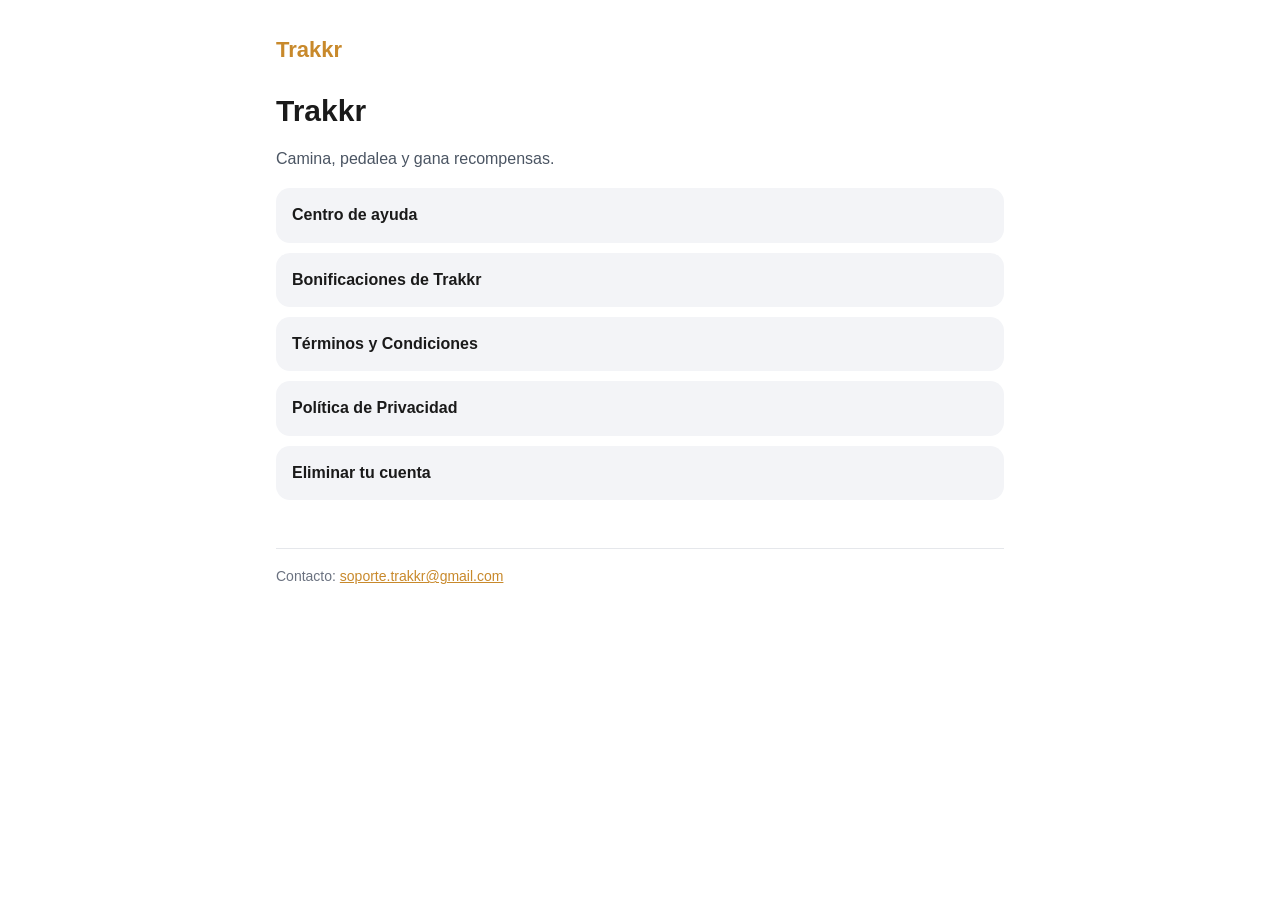
<file: index.html>
<!doctype html>
<html lang="es">
<head>
  <meta charset="utf-8">
  <meta name="viewport" content="width=device-width, initial-scale=1">
  <title>Trakkr</title>
  <link rel="stylesheet" href="style.css">
</head>
<body>
<main>
  <header class="brand"><a href="index.html">Trakkr</a></header>

  <h1>Trakkr</h1>
  <p>Camina, pedalea y gana recompensas.</p>

  <ul class="links">
    <li><a href="ayuda.html">Centro de ayuda</a></li>
    <li><a href="bonificaciones.html">Bonificaciones de Trakkr</a></li>
    <li><a href="terminos.html">Términos y Condiciones</a></li>
    <li><a href="privacidad.html">Política de Privacidad</a></li>
    <li><a href="eliminar-cuenta.html">Eliminar tu cuenta</a></li>
  </ul>

  <footer>
    Contacto: <a href="mailto:soporte.trakkr@gmail.com">soporte.trakkr@gmail.com</a>
  </footer>
</main>
</body>
</html>
</file>
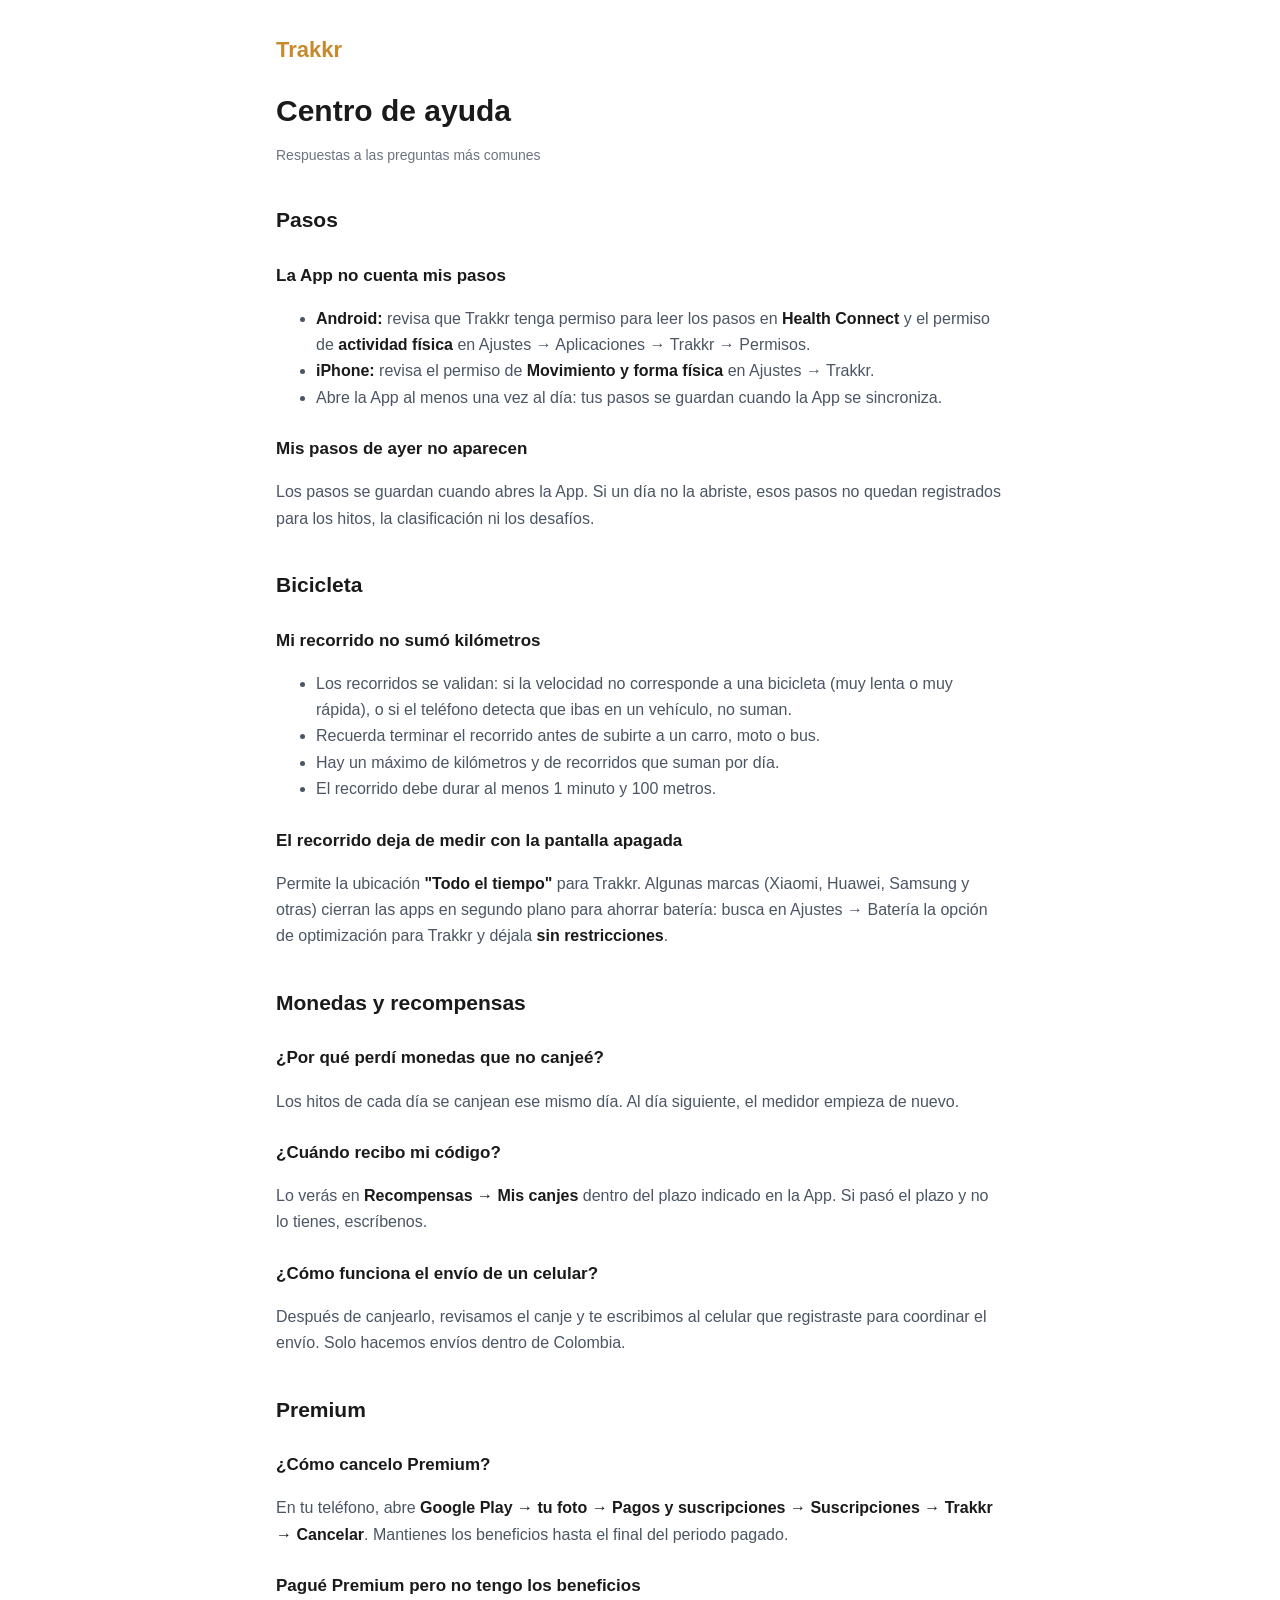
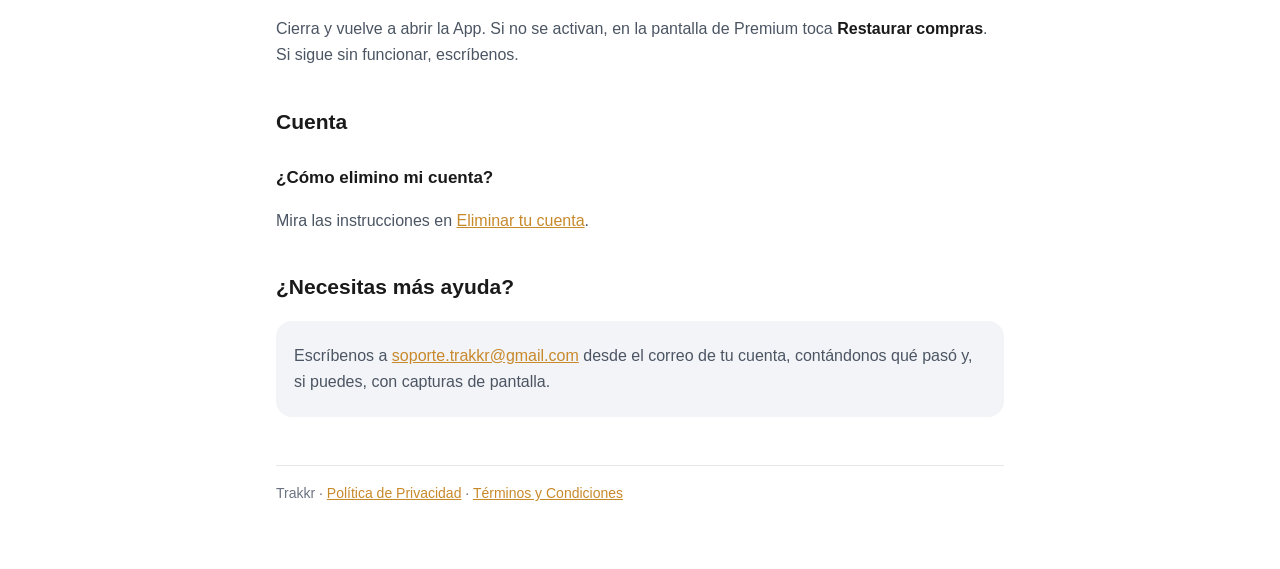
<file: ayuda.html>
<!doctype html>
<html lang="es">
<head>
  <meta charset="utf-8">
  <meta name="viewport" content="width=device-width, initial-scale=1">
  <title>Ayuda · Trakkr</title>
  <link rel="stylesheet" href="style.css">
</head>
<body>
<main>
  <header class="brand"><a href="index.html">Trakkr</a></header>

  <h1>Centro de ayuda</h1>
  <p class="updated">Respuestas a las preguntas más comunes</p>

  <h2>Pasos</h2>

  <h3>La App no cuenta mis pasos</h3>
  <ul>
    <li><strong>Android:</strong> revisa que Trakkr tenga permiso para leer los pasos en <strong>Health Connect</strong> y el permiso de <strong>actividad física</strong> en Ajustes → Aplicaciones → Trakkr → Permisos.</li>
    <li><strong>iPhone:</strong> revisa el permiso de <strong>Movimiento y forma física</strong> en Ajustes → Trakkr.</li>
    <li>Abre la App al menos una vez al día: tus pasos se guardan cuando la App se sincroniza.</li>
  </ul>

  <h3>Mis pasos de ayer no aparecen</h3>
  <p>
    Los pasos se guardan cuando abres la App. Si un día no la abriste, esos pasos no quedan registrados para
    los hitos, la clasificación ni los desafíos.
  </p>

  <h2>Bicicleta</h2>

  <h3>Mi recorrido no sumó kilómetros</h3>
  <ul>
    <li>Los recorridos se validan: si la velocidad no corresponde a una bicicleta (muy lenta o muy rápida), o si el teléfono detecta que ibas en un vehículo, no suman.</li>
    <li>Recuerda terminar el recorrido antes de subirte a un carro, moto o bus.</li>
    <li>Hay un máximo de kilómetros y de recorridos que suman por día.</li>
    <li>El recorrido debe durar al menos 1 minuto y 100 metros.</li>
  </ul>

  <h3>El recorrido deja de medir con la pantalla apagada</h3>
  <p>
    Permite la ubicación <strong>"Todo el tiempo"</strong> para Trakkr. Algunas marcas (Xiaomi, Huawei, Samsung y
    otras) cierran las apps en segundo plano para ahorrar batería: busca en Ajustes → Batería la opción de
    optimización para Trakkr y déjala <strong>sin restricciones</strong>.
  </p>

  <h2>Monedas y recompensas</h2>

  <h3>¿Por qué perdí monedas que no canjeé?</h3>
  <p>Los hitos de cada día se canjean ese mismo día. Al día siguiente, el medidor empieza de nuevo.</p>

  <h3>¿Cuándo recibo mi código?</h3>
  <p>
    Lo verás en <strong>Recompensas → Mis canjes</strong> dentro del plazo indicado en la App. Si pasó el plazo y
    no lo tienes, escríbenos.
  </p>

  <h3>¿Cómo funciona el envío de un celular?</h3>
  <p>
    Después de canjearlo, revisamos el canje y te escribimos al celular que registraste para coordinar el envío.
    Solo hacemos envíos dentro de Colombia.
  </p>

  <h2>Premium</h2>

  <h3>¿Cómo cancelo Premium?</h3>
  <p>
    En tu teléfono, abre <strong>Google Play → tu foto → Pagos y suscripciones → Suscripciones → Trakkr →
    Cancelar</strong>. Mantienes los beneficios hasta el final del periodo pagado.
  </p>

  <h3>Pagué Premium pero no tengo los beneficios</h3>
  <p>
    Cierra y vuelve a abrir la App. Si no se activan, en la pantalla de Premium toca <strong>Restaurar
    compras</strong>. Si sigue sin funcionar, escríbenos.
  </p>

  <h2>Cuenta</h2>

  <h3>¿Cómo elimino mi cuenta?</h3>
  <p>Mira las instrucciones en <a href="eliminar-cuenta.html">Eliminar tu cuenta</a>.</p>

  <h2>¿Necesitas más ayuda?</h2>
  <div class="box">
    <p>
      Escríbenos a <a href="mailto:soporte.trakkr@gmail.com">soporte.trakkr@gmail.com</a> desde el correo de tu cuenta,
      contándonos qué pasó y, si puedes, con capturas de pantalla.
    </p>
  </div>

  <footer>
    Trakkr · <a href="privacidad.html">Política de Privacidad</a> · <a href="terminos.html">Términos y Condiciones</a>
  </footer>
</main>
</body>
</html>
</file>
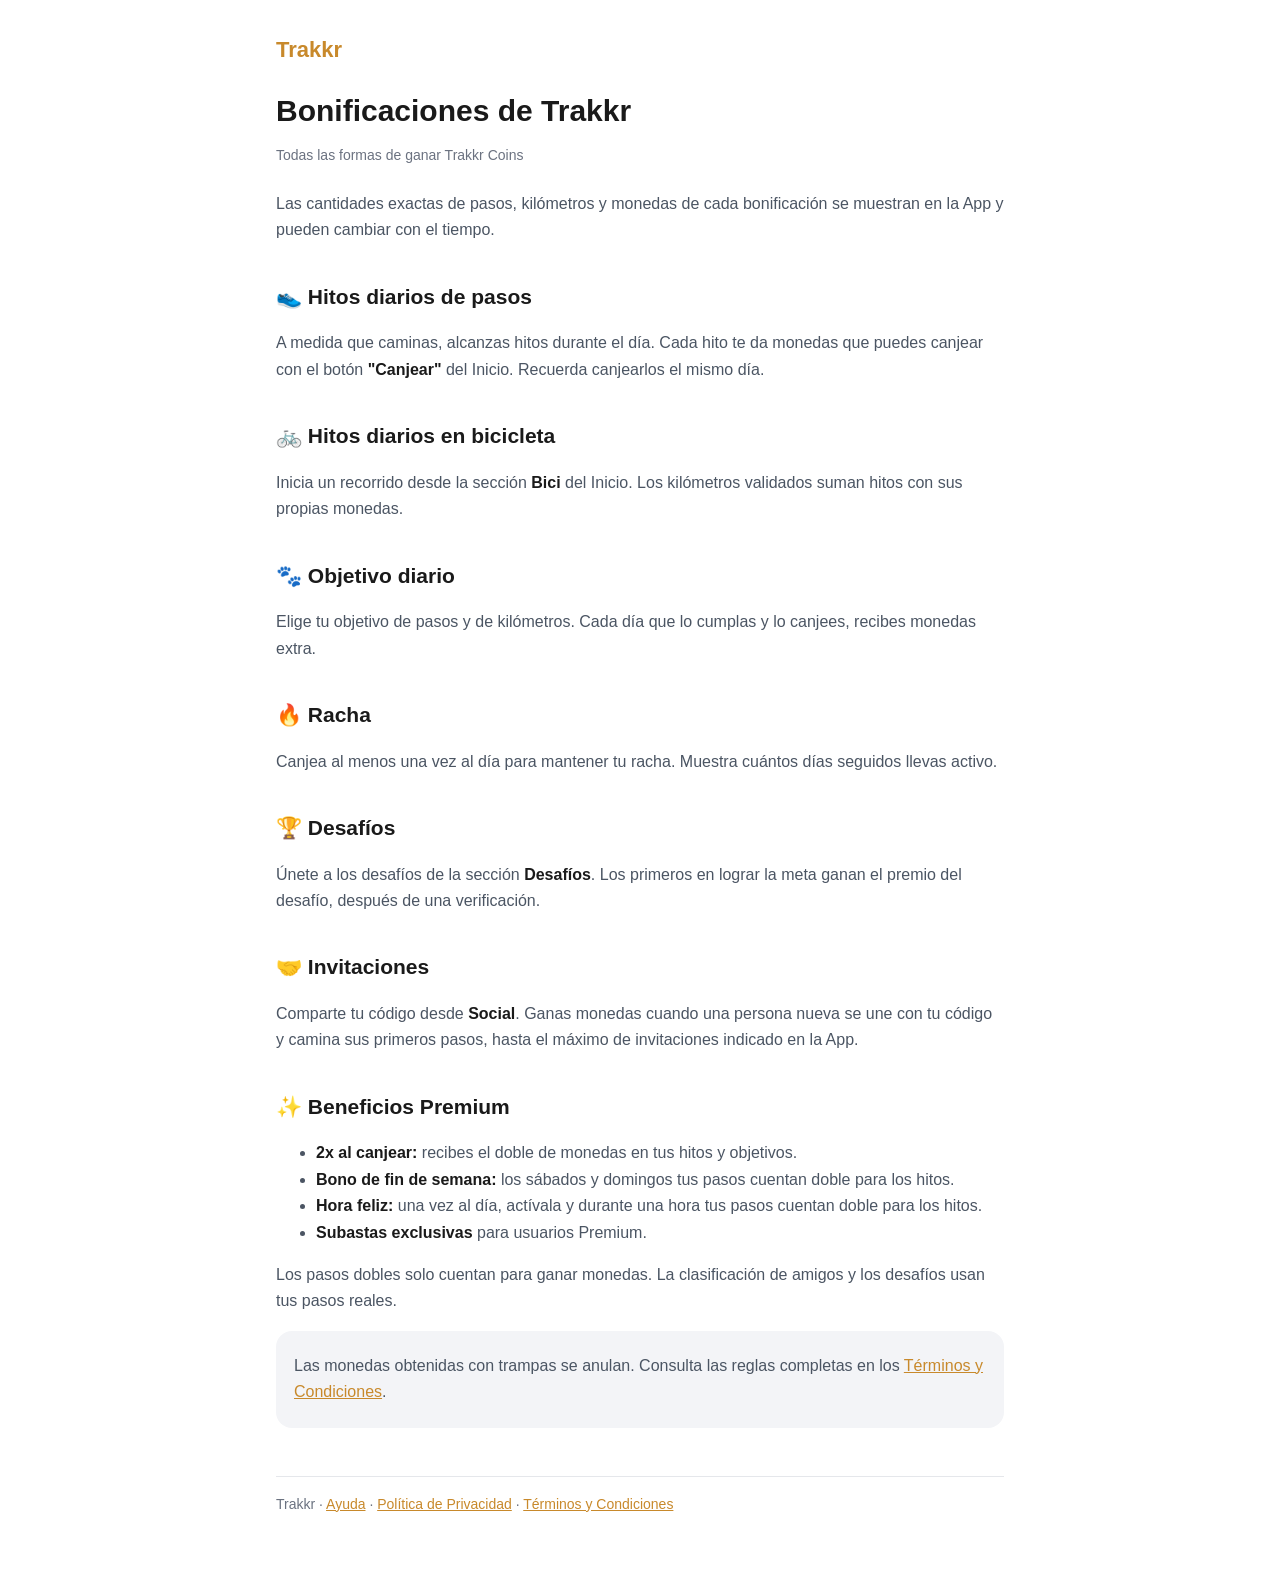
<file: bonificaciones.html>
<!doctype html>
<html lang="es">
<head>
  <meta charset="utf-8">
  <meta name="viewport" content="width=device-width, initial-scale=1">
  <title>Bonificaciones · Trakkr</title>
  <link rel="stylesheet" href="style.css">
</head>
<body>
<main>
  <header class="brand"><a href="index.html">Trakkr</a></header>

  <h1>Bonificaciones de Trakkr</h1>
  <p class="updated">Todas las formas de ganar Trakkr Coins</p>

  <p>
    Las cantidades exactas de pasos, kilómetros y monedas de cada bonificación se muestran en la App y pueden
    cambiar con el tiempo.
  </p>

  <h2>👟 Hitos diarios de pasos</h2>
  <p>
    A medida que caminas, alcanzas hitos durante el día. Cada hito te da monedas que puedes canjear con el botón
    <strong>"Canjear"</strong> del Inicio. Recuerda canjearlos el mismo día.
  </p>

  <h2>🚲 Hitos diarios en bicicleta</h2>
  <p>
    Inicia un recorrido desde la sección <strong>Bici</strong> del Inicio. Los kilómetros validados suman hitos
    con sus propias monedas.
  </p>

  <h2>🐾 Objetivo diario</h2>
  <p>
    Elige tu objetivo de pasos y de kilómetros. Cada día que lo cumplas y lo canjees, recibes monedas extra.
  </p>

  <h2>🔥 Racha</h2>
  <p>
    Canjea al menos una vez al día para mantener tu racha. Muestra cuántos días seguidos llevas activo.
  </p>

  <h2>🏆 Desafíos</h2>
  <p>
    Únete a los desafíos de la sección <strong>Desafíos</strong>. Los primeros en lograr la meta ganan el premio
    del desafío, después de una verificación.
  </p>

  <h2>🤝 Invitaciones</h2>
  <p>
    Comparte tu código desde <strong>Social</strong>. Ganas monedas cuando una persona nueva se une con tu código
    y camina sus primeros pasos, hasta el máximo de invitaciones indicado en la App.
  </p>

  <h2>✨ Beneficios Premium</h2>
  <ul>
    <li><strong>2x al canjear:</strong> recibes el doble de monedas en tus hitos y objetivos.</li>
    <li><strong>Bono de fin de semana:</strong> los sábados y domingos tus pasos cuentan doble para los hitos.</li>
    <li><strong>Hora feliz:</strong> una vez al día, actívala y durante una hora tus pasos cuentan doble para los hitos.</li>
    <li><strong>Subastas exclusivas</strong> para usuarios Premium.</li>
  </ul>
  <p>
    Los pasos dobles solo cuentan para ganar monedas. La clasificación de amigos y los desafíos usan tus pasos
    reales.
  </p>

  <div class="box">
    <p>
      Las monedas obtenidas con trampas se anulan. Consulta las reglas completas en los
      <a href="terminos.html">Términos y Condiciones</a>.
    </p>
  </div>

  <footer>
    Trakkr · <a href="ayuda.html">Ayuda</a> · <a href="privacidad.html">Política de Privacidad</a> · <a href="terminos.html">Términos y Condiciones</a>
  </footer>
</main>
</body>
</html>
</file>
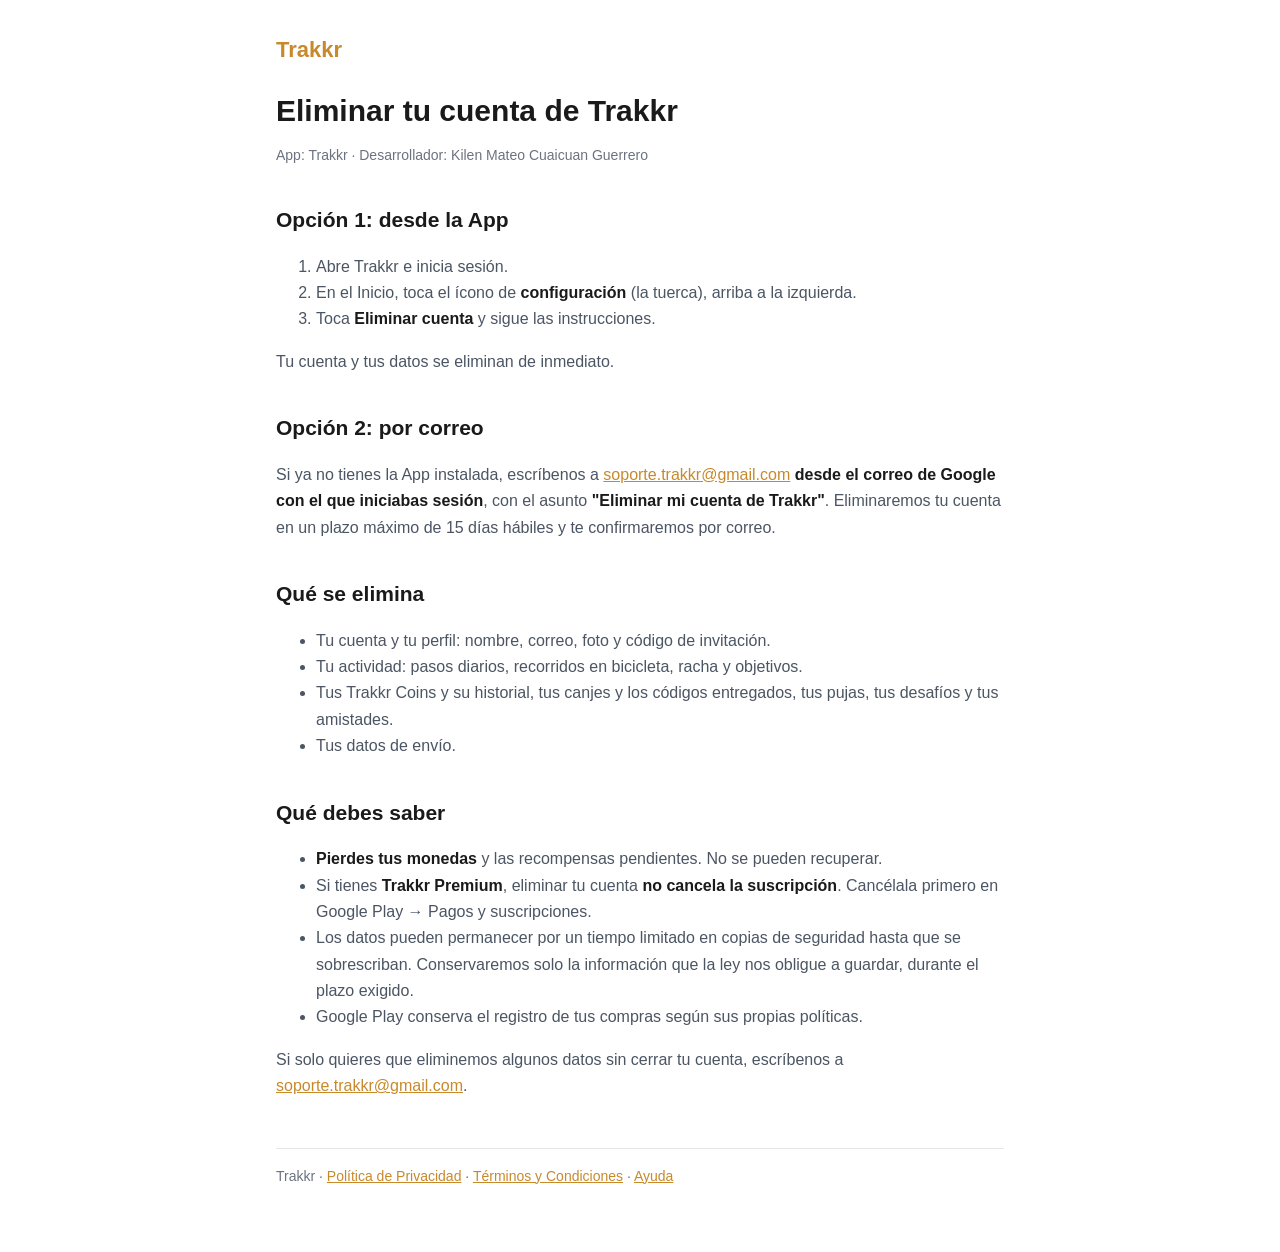
<file: eliminar-cuenta.html>
<!doctype html>
<html lang="es">
<head>
  <meta charset="utf-8">
  <meta name="viewport" content="width=device-width, initial-scale=1">
  <title>Eliminar tu cuenta · Trakkr</title>
  <link rel="stylesheet" href="style.css">
</head>
<body>
<main>
  <header class="brand"><a href="index.html">Trakkr</a></header>

  <h1>Eliminar tu cuenta de Trakkr</h1>
  <p class="updated">App: Trakkr · Desarrollador: Kilen Mateo Cuaicuan Guerrero</p>

  <h2>Opción 1: desde la App</h2>
  <ol>
    <li>Abre Trakkr e inicia sesión.</li>
    <li>En el Inicio, toca el ícono de <strong>configuración</strong> (la tuerca), arriba a la izquierda.</li>
    <li>Toca <strong>Eliminar cuenta</strong> y sigue las instrucciones.</li>
  </ol>
  <p>Tu cuenta y tus datos se eliminan de inmediato.</p>

  <h2>Opción 2: por correo</h2>
  <p>
    Si ya no tienes la App instalada, escríbenos a <a href="mailto:soporte.trakkr@gmail.com?subject=Eliminar%20mi%20cuenta%20de%20Trakkr">soporte.trakkr@gmail.com</a>
    <strong>desde el correo de Google con el que iniciabas sesión</strong>, con el asunto
    <strong>"Eliminar mi cuenta de Trakkr"</strong>. Eliminaremos tu cuenta en un plazo máximo de 15 días hábiles
    y te confirmaremos por correo.
  </p>

  <h2>Qué se elimina</h2>
  <ul>
    <li>Tu cuenta y tu perfil: nombre, correo, foto y código de invitación.</li>
    <li>Tu actividad: pasos diarios, recorridos en bicicleta, racha y objetivos.</li>
    <li>Tus Trakkr Coins y su historial, tus canjes y los códigos entregados, tus pujas, tus desafíos y tus amistades.</li>
    <li>Tus datos de envío.</li>
  </ul>

  <h2>Qué debes saber</h2>
  <ul>
    <li><strong>Pierdes tus monedas</strong> y las recompensas pendientes. No se pueden recuperar.</li>
    <li>Si tienes <strong>Trakkr Premium</strong>, eliminar tu cuenta <strong>no cancela la suscripción</strong>. Cancélala primero en Google Play → Pagos y suscripciones.</li>
    <li>Los datos pueden permanecer por un tiempo limitado en copias de seguridad hasta que se sobrescriban. Conservaremos solo la información que la ley nos obligue a guardar, durante el plazo exigido.</li>
    <li>Google Play conserva el registro de tus compras según sus propias políticas.</li>
  </ul>

  <p>
    Si solo quieres que eliminemos algunos datos sin cerrar tu cuenta, escríbenos a
    <a href="mailto:soporte.trakkr@gmail.com">soporte.trakkr@gmail.com</a>.
  </p>

  <footer>
    Trakkr · <a href="privacidad.html">Política de Privacidad</a> · <a href="terminos.html">Términos y Condiciones</a> · <a href="ayuda.html">Ayuda</a>
  </footer>
</main>
</body>
</html>
</file>
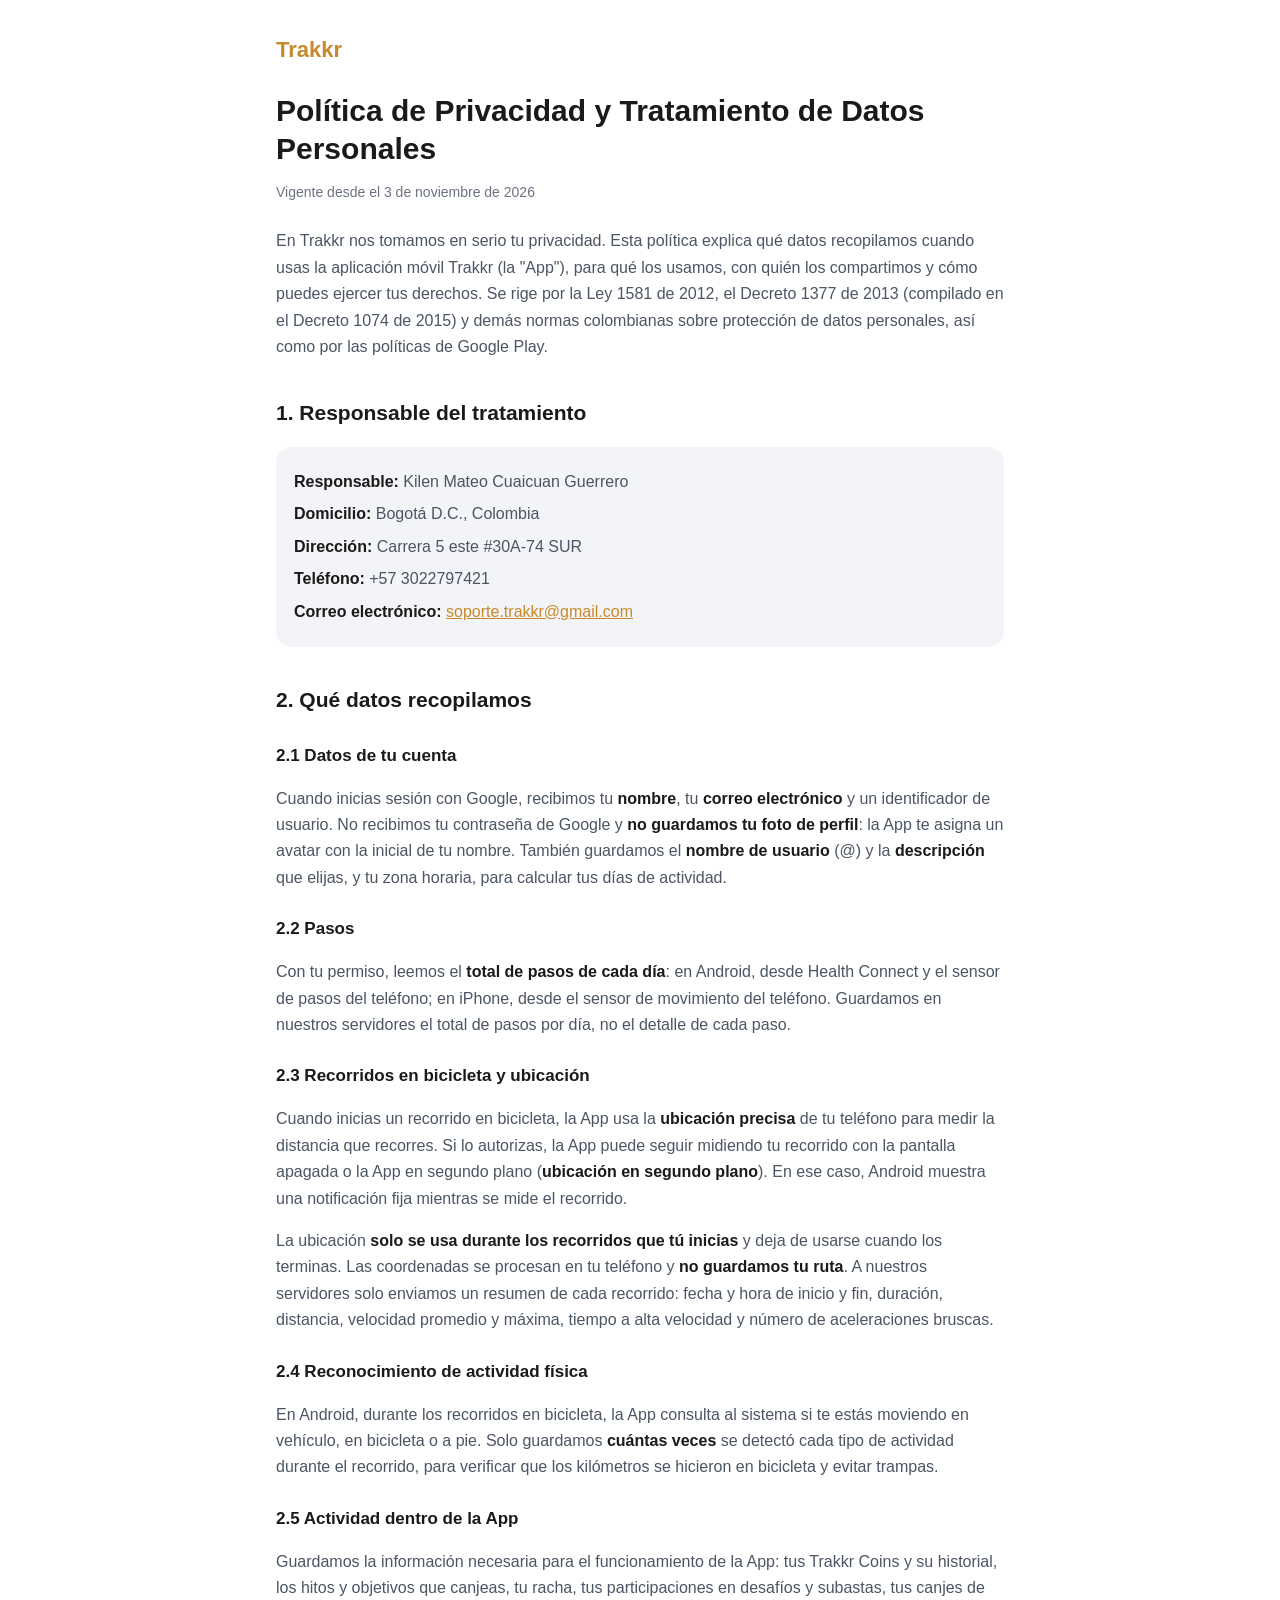
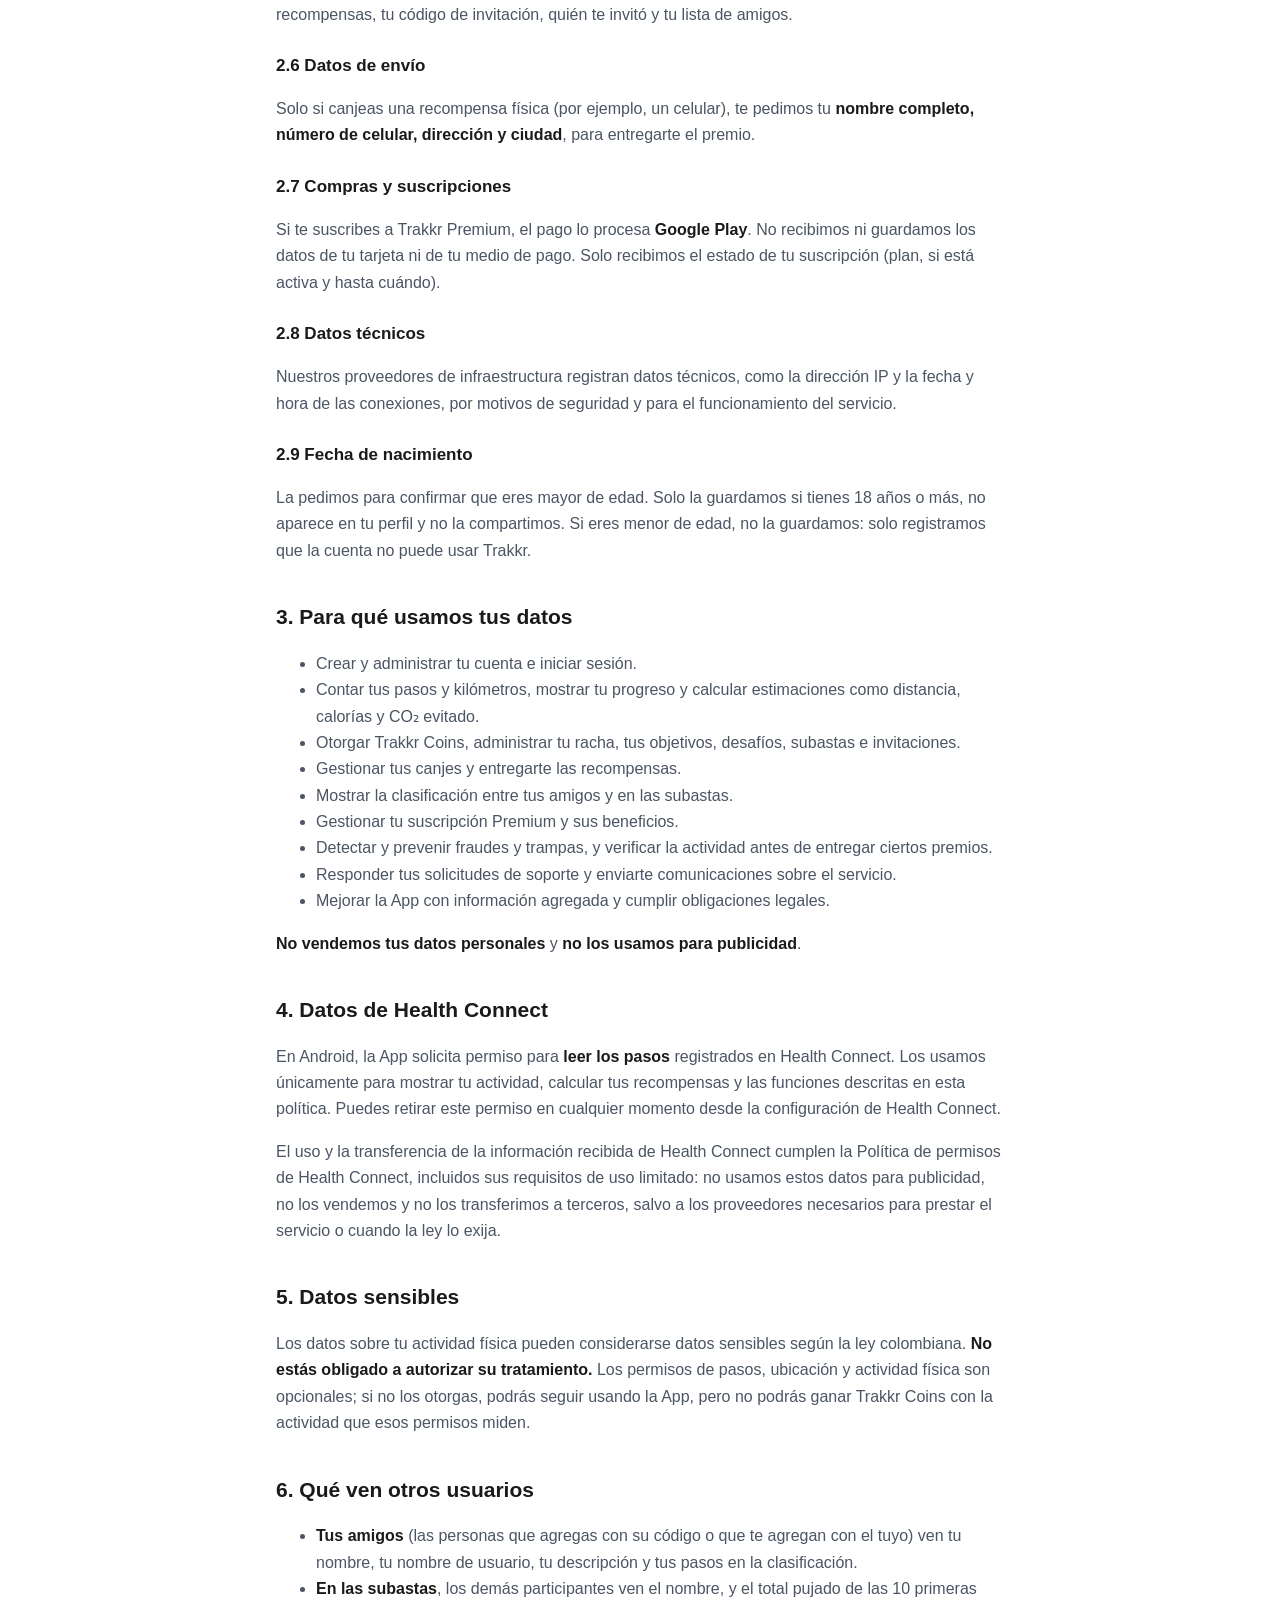
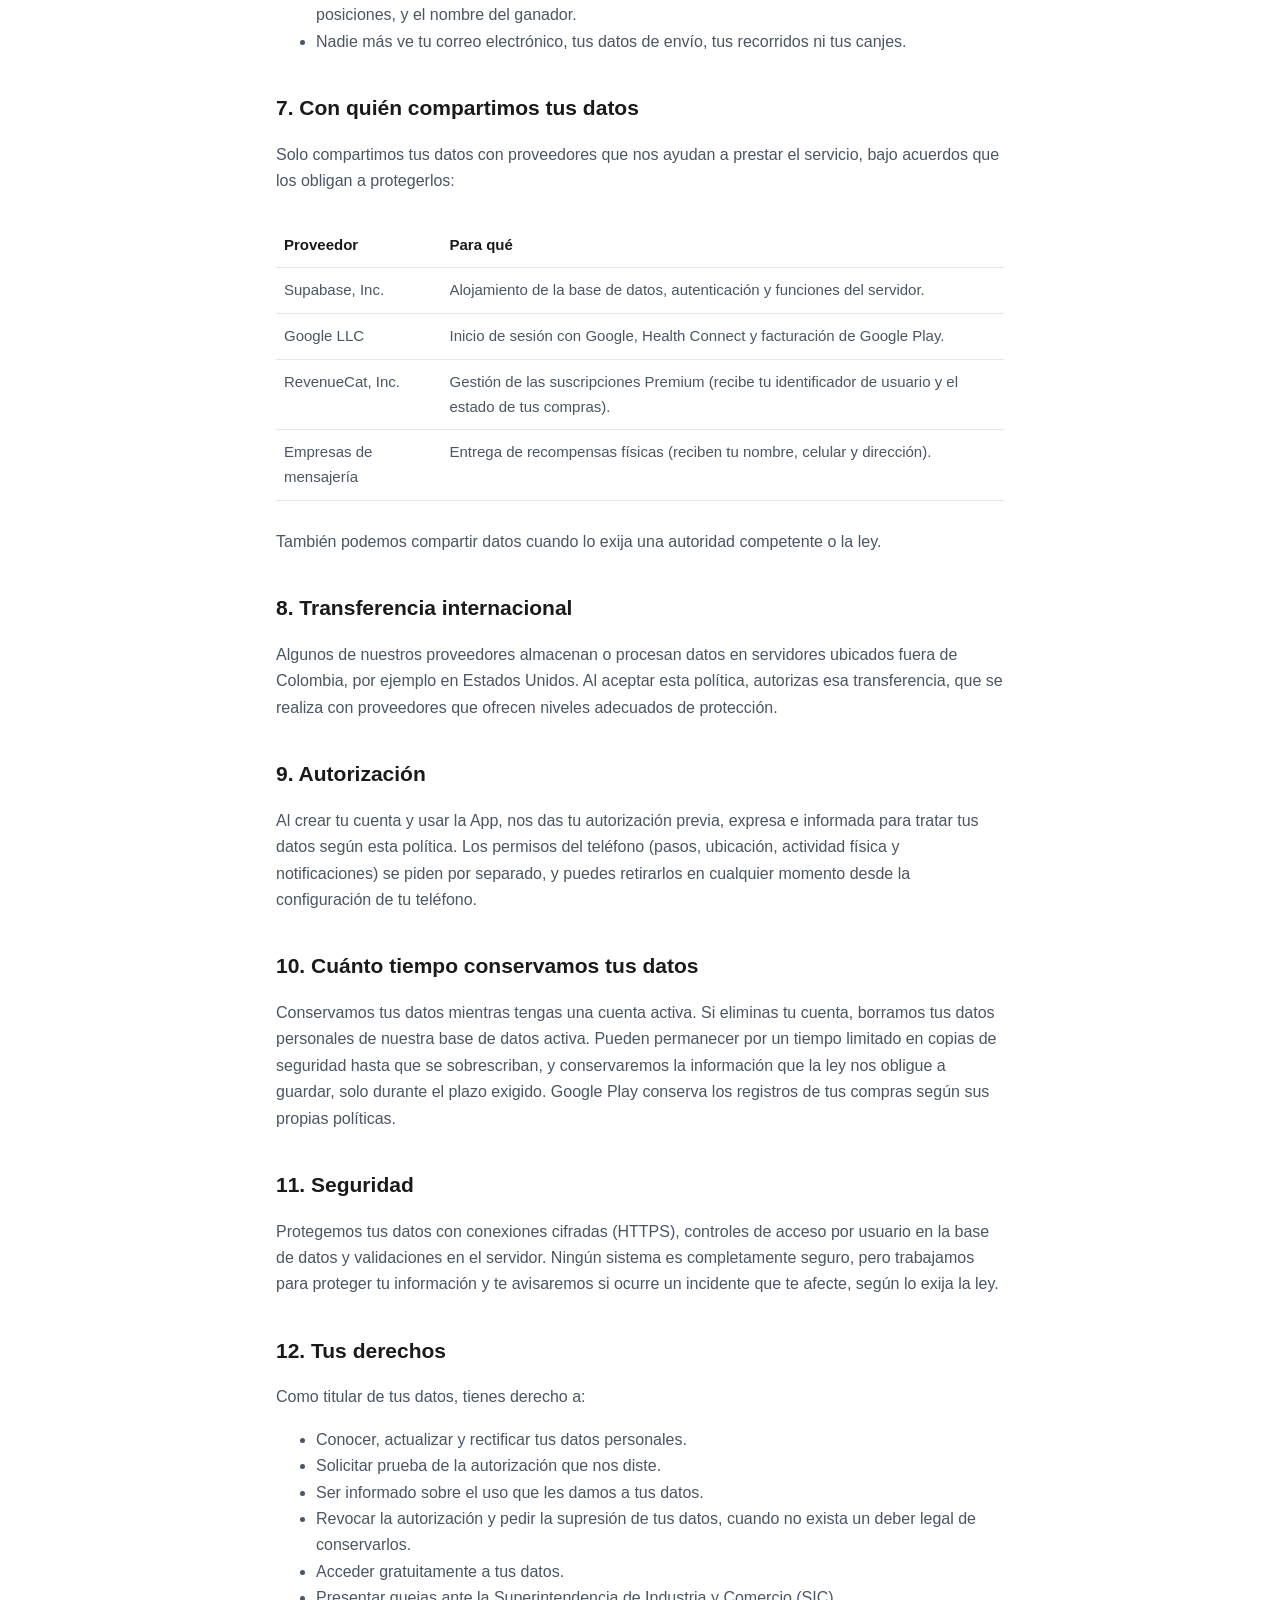
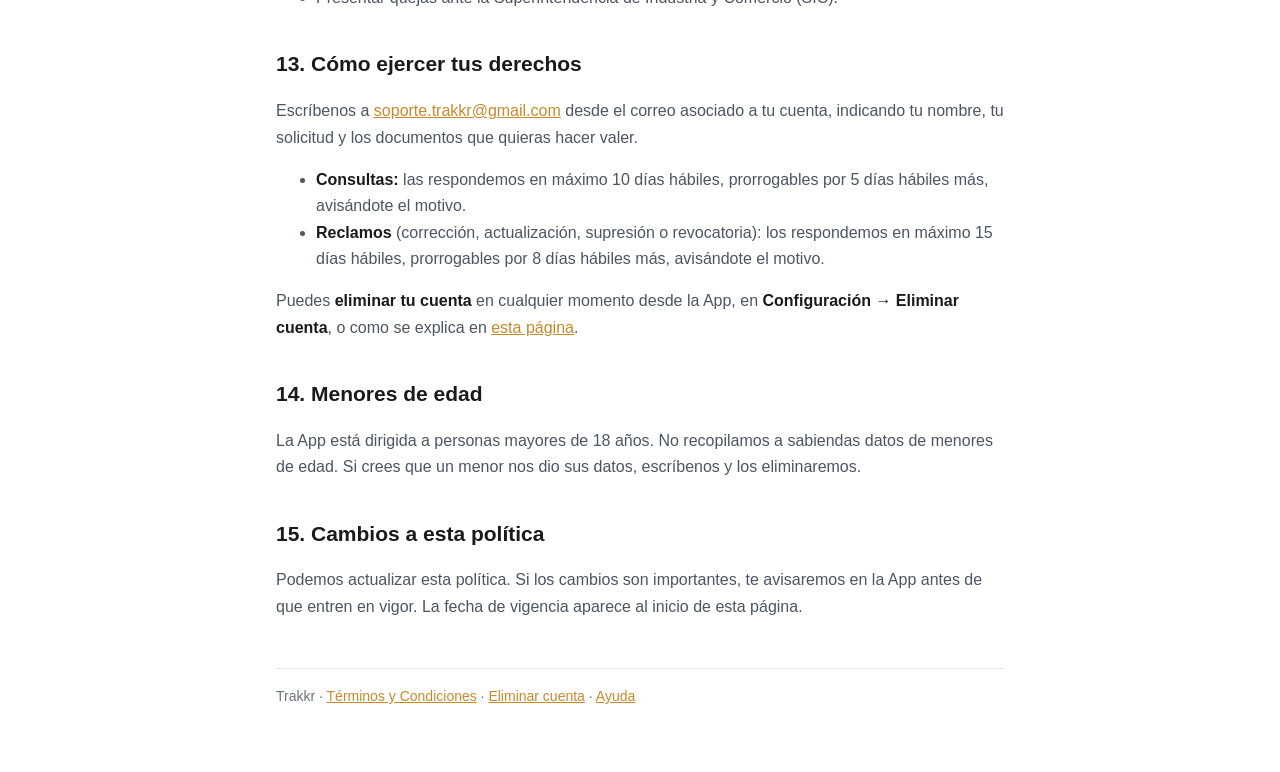
<file: privacidad.html>
<!doctype html>
<html lang="es">
<head>
  <meta charset="utf-8">
  <meta name="viewport" content="width=device-width, initial-scale=1">
  <title>Política de Privacidad · Trakkr</title>
  <link rel="stylesheet" href="style.css">
</head>
<body>
<main>
  <header class="brand"><a href="index.html">Trakkr</a></header>

  <h1>Política de Privacidad y Tratamiento de Datos Personales</h1>
  <p class="updated">Vigente desde el 3 de noviembre de 2026</p>

  <p>
    En Trakkr nos tomamos en serio tu privacidad. Esta política explica qué datos recopilamos cuando usas la
    aplicación móvil Trakkr (la "App"), para qué los usamos, con quién los compartimos y cómo puedes ejercer tus
    derechos. Se rige por la Ley 1581 de 2012, el Decreto 1377 de 2013 (compilado en el Decreto 1074 de 2015) y
    demás normas colombianas sobre protección de datos personales, así como por las políticas de Google Play.
  </p>

  <h2>1. Responsable del tratamiento</h2>
  <div class="box">
    <p><strong>Responsable:</strong> Kilen Mateo Cuaicuan Guerrero</p>
    <p><strong>Domicilio:</strong> Bogotá D.C., Colombia</p>
    <p><strong>Dirección:</strong> Carrera 5 este #30A-74 SUR</p>
    <p><strong>Teléfono:</strong> +57 3022797421</p>
    <p><strong>Correo electrónico:</strong> <a href="mailto:soporte.trakkr@gmail.com">soporte.trakkr@gmail.com</a></p>
  </div>

  <h2>2. Qué datos recopilamos</h2>

  <h3>2.1 Datos de tu cuenta</h3>
  <p>
    Cuando inicias sesión con Google, recibimos tu <strong>nombre</strong>, tu <strong>correo electrónico</strong>
    y un identificador de usuario. No recibimos tu contraseña de Google y <strong>no guardamos tu foto de
    perfil</strong>: la App te asigna un avatar con la inicial de tu nombre. También guardamos el
    <strong>nombre de usuario</strong> (@) y la <strong>descripción</strong> que elijas, y tu zona horaria, para
    calcular tus días de actividad.
  </p>

  <h3>2.2 Pasos</h3>
  <p>
    Con tu permiso, leemos el <strong>total de pasos de cada día</strong>: en Android, desde Health Connect y el
    sensor de pasos del teléfono; en iPhone, desde el sensor de movimiento del teléfono. Guardamos en nuestros
    servidores el total de pasos por día, no el detalle de cada paso.
  </p>

  <h3>2.3 Recorridos en bicicleta y ubicación</h3>
  <p>
    Cuando inicias un recorrido en bicicleta, la App usa la <strong>ubicación precisa</strong> de tu teléfono
    para medir la distancia que recorres. Si lo autorizas, la App puede seguir midiendo tu recorrido con la
    pantalla apagada o la App en segundo plano (<strong>ubicación en segundo plano</strong>). En ese caso,
    Android muestra una notificación fija mientras se mide el recorrido.
  </p>
  <p>
    La ubicación <strong>solo se usa durante los recorridos que tú inicias</strong> y deja de usarse cuando los
    terminas. Las coordenadas se procesan en tu teléfono y <strong>no guardamos tu ruta</strong>. A nuestros
    servidores solo enviamos un resumen de cada recorrido: fecha y hora de inicio y fin, duración, distancia,
    velocidad promedio y máxima, tiempo a alta velocidad y número de aceleraciones bruscas.
  </p>

  <h3>2.4 Reconocimiento de actividad física</h3>
  <p>
    En Android, durante los recorridos en bicicleta, la App consulta al sistema si te estás moviendo en
    vehículo, en bicicleta o a pie. Solo guardamos <strong>cuántas veces</strong> se detectó cada tipo de
    actividad durante el recorrido, para verificar que los kilómetros se hicieron en bicicleta y evitar
    trampas.
  </p>

  <h3>2.5 Actividad dentro de la App</h3>
  <p>
    Guardamos la información necesaria para el funcionamiento de la App: tus Trakkr Coins y su historial,
    los hitos y objetivos que canjeas, tu racha, tus participaciones en desafíos y subastas, tus canjes de
    recompensas, tu código de invitación, quién te invitó y tu lista de amigos.
  </p>

  <h3>2.6 Datos de envío</h3>
  <p>
    Solo si canjeas una recompensa física (por ejemplo, un celular), te pedimos tu <strong>nombre completo,
    número de celular, dirección y ciudad</strong>, para entregarte el premio.
  </p>

  <h3>2.7 Compras y suscripciones</h3>
  <p>
    Si te suscribes a Trakkr Premium, el pago lo procesa <strong>Google Play</strong>. No recibimos ni
    guardamos los datos de tu tarjeta ni de tu medio de pago. Solo recibimos el estado de tu suscripción
    (plan, si está activa y hasta cuándo).
  </p>

  <h3>2.8 Datos técnicos</h3>
  <p>
    Nuestros proveedores de infraestructura registran datos técnicos, como la dirección IP y la fecha y hora
    de las conexiones, por motivos de seguridad y para el funcionamiento del servicio.
  </p>

  <h3>2.9 Fecha de nacimiento</h3>
  <p>
    La pedimos para confirmar que eres mayor de edad. Solo la guardamos si tienes 18 años o más, 
    no aparece en tu perfil y no la compartimos. 
    Si eres menor de edad, no la guardamos: solo registramos que la cuenta no puede usar Trakkr.
  </p>

  <h2>3. Para qué usamos tus datos</h2>
  <ul>
    <li>Crear y administrar tu cuenta e iniciar sesión.</li>
    <li>Contar tus pasos y kilómetros, mostrar tu progreso y calcular estimaciones como distancia, calorías y CO₂ evitado.</li>
    <li>Otorgar Trakkr Coins, administrar tu racha, tus objetivos, desafíos, subastas e invitaciones.</li>
    <li>Gestionar tus canjes y entregarte las recompensas.</li>
    <li>Mostrar la clasificación entre tus amigos y en las subastas.</li>
    <li>Gestionar tu suscripción Premium y sus beneficios.</li>
    <li>Detectar y prevenir fraudes y trampas, y verificar la actividad antes de entregar ciertos premios.</li>
    <li>Responder tus solicitudes de soporte y enviarte comunicaciones sobre el servicio.</li>
    <li>Mejorar la App con información agregada y cumplir obligaciones legales.</li>
  </ul>
  <p>
    <strong>No vendemos tus datos personales</strong> y <strong>no los usamos para publicidad</strong>.
  </p>

  <h2>4. Datos de Health Connect</h2>
  <p>
    En Android, la App solicita permiso para <strong>leer los pasos</strong> registrados en Health Connect. Los
    usamos únicamente para mostrar tu actividad, calcular tus recompensas y las funciones descritas en esta
    política. Puedes retirar este permiso en cualquier momento desde la configuración de Health Connect.
  </p>
  <p>
    El uso y la transferencia de la información recibida de Health Connect cumplen la Política de permisos de
    Health Connect, incluidos sus requisitos de uso limitado: no usamos estos datos para publicidad, no los
    vendemos y no los transferimos a terceros, salvo a los proveedores necesarios para prestar el servicio o
    cuando la ley lo exija.
  </p>

  <h2>5. Datos sensibles</h2>
  <p>
    Los datos sobre tu actividad física pueden considerarse datos sensibles según la ley colombiana. <strong>No
    estás obligado a autorizar su tratamiento.</strong> Los permisos de pasos, ubicación y actividad física son
    opcionales; si no los otorgas, podrás seguir usando la App, pero no podrás ganar Trakkr Coins con la
    actividad que esos permisos miden.
  </p>

  <h2>6. Qué ven otros usuarios</h2>
  <ul>
    <li><strong>Tus amigos</strong> (las personas que agregas con su código o que te agregan con el tuyo) ven tu nombre, tu nombre de usuario, tu descripción y tus pasos en la clasificación.</li>
    <li><strong>En las subastas</strong>, los demás participantes ven el nombre, y el total pujado de las 10 primeras posiciones, y el nombre del ganador.</li>
    <li>Nadie más ve tu correo electrónico, tus datos de envío, tus recorridos ni tus canjes.</li>
  </ul>

  <h2>7. Con quién compartimos tus datos</h2>
  <p>Solo compartimos tus datos con proveedores que nos ayudan a prestar el servicio, bajo acuerdos que los obligan a protegerlos:</p>
  <div class="table-wrap">
    <table>
      <tr><th>Proveedor</th><th>Para qué</th></tr>
      <tr><td>Supabase, Inc.</td><td>Alojamiento de la base de datos, autenticación y funciones del servidor.</td></tr>
      <tr><td>Google LLC</td><td>Inicio de sesión con Google, Health Connect y facturación de Google Play.</td></tr>
      <tr><td>RevenueCat, Inc.</td><td>Gestión de las suscripciones Premium (recibe tu identificador de usuario y el estado de tus compras).</td></tr>
      <tr><td>Empresas de mensajería</td><td>Entrega de recompensas físicas (reciben tu nombre, celular y dirección).</td></tr>
    </table>
  </div>
  <p>También podemos compartir datos cuando lo exija una autoridad competente o la ley.</p>

  <h2>8. Transferencia internacional</h2>
  <p>
    Algunos de nuestros proveedores almacenan o procesan datos en servidores ubicados fuera de Colombia, por
    ejemplo en Estados Unidos. Al aceptar esta política, autorizas esa transferencia, que se realiza con
    proveedores que ofrecen niveles adecuados de protección.
  </p>

  <h2>9. Autorización</h2>
  <p>
    Al crear tu cuenta y usar la App, nos das tu autorización previa, expresa e informada para tratar tus datos
    según esta política. Los permisos del teléfono (pasos, ubicación, actividad física y notificaciones) se
    piden por separado, y puedes retirarlos en cualquier momento desde la configuración de tu teléfono.
  </p>

  <h2>10. Cuánto tiempo conservamos tus datos</h2>
  <p>
    Conservamos tus datos mientras tengas una cuenta activa. Si eliminas tu cuenta, borramos tus datos
    personales de nuestra base de datos activa. Pueden permanecer por un tiempo limitado en copias de seguridad
    hasta que se sobrescriban, y conservaremos la información que la ley nos obligue a guardar, solo durante el
    plazo exigido. Google Play conserva los registros de tus compras según sus propias políticas.
  </p>

  <h2>11. Seguridad</h2>
  <p>
    Protegemos tus datos con conexiones cifradas (HTTPS), controles de acceso por usuario en la base de datos y
    validaciones en el servidor. Ningún sistema es completamente seguro, pero trabajamos para proteger tu
    información y te avisaremos si ocurre un incidente que te afecte, según lo exija la ley.
  </p>

  <h2>12. Tus derechos</h2>
  <p>Como titular de tus datos, tienes derecho a:</p>
  <ul>
    <li>Conocer, actualizar y rectificar tus datos personales.</li>
    <li>Solicitar prueba de la autorización que nos diste.</li>
    <li>Ser informado sobre el uso que les damos a tus datos.</li>
    <li>Revocar la autorización y pedir la supresión de tus datos, cuando no exista un deber legal de conservarlos.</li>
    <li>Acceder gratuitamente a tus datos.</li>
    <li>Presentar quejas ante la Superintendencia de Industria y Comercio (SIC).</li>
  </ul>

  <h2>13. Cómo ejercer tus derechos</h2>
  <p>
    Escríbenos a <a href="mailto:soporte.trakkr@gmail.com">soporte.trakkr@gmail.com</a> desde el correo asociado a tu
    cuenta, indicando tu nombre, tu solicitud y los documentos que quieras hacer valer.
  </p>
  <ul>
    <li><strong>Consultas:</strong> las respondemos en máximo 10 días hábiles, prorrogables por 5 días hábiles más, avisándote el motivo.</li>
    <li><strong>Reclamos</strong> (corrección, actualización, supresión o revocatoria): los respondemos en máximo 15 días hábiles, prorrogables por 8 días hábiles más, avisándote el motivo.</li>
  </ul>
  <p>
    Puedes <strong>eliminar tu cuenta</strong> en cualquier momento desde la App, en
    <strong>Configuración → Eliminar cuenta</strong>, o como se explica en
    <a href="eliminar-cuenta.html">esta página</a>.
  </p>

  <h2>14. Menores de edad</h2>
  <p>
    La App está dirigida a personas mayores de 18 años. No recopilamos a sabiendas datos de menores de edad. Si
    crees que un menor nos dio sus datos, escríbenos y los eliminaremos.
  </p>

  <h2>15. Cambios a esta política</h2>
  <p>
    Podemos actualizar esta política. Si los cambios son importantes, te avisaremos en la App antes de que
    entren en vigor. La fecha de vigencia aparece al inicio de esta página.
  </p>

  <footer>
    Trakkr · <a href="terminos.html">Términos y Condiciones</a> · <a href="eliminar-cuenta.html">Eliminar cuenta</a> · <a href="ayuda.html">Ayuda</a>
  </footer>
</main>
</body>
</html>
</file>
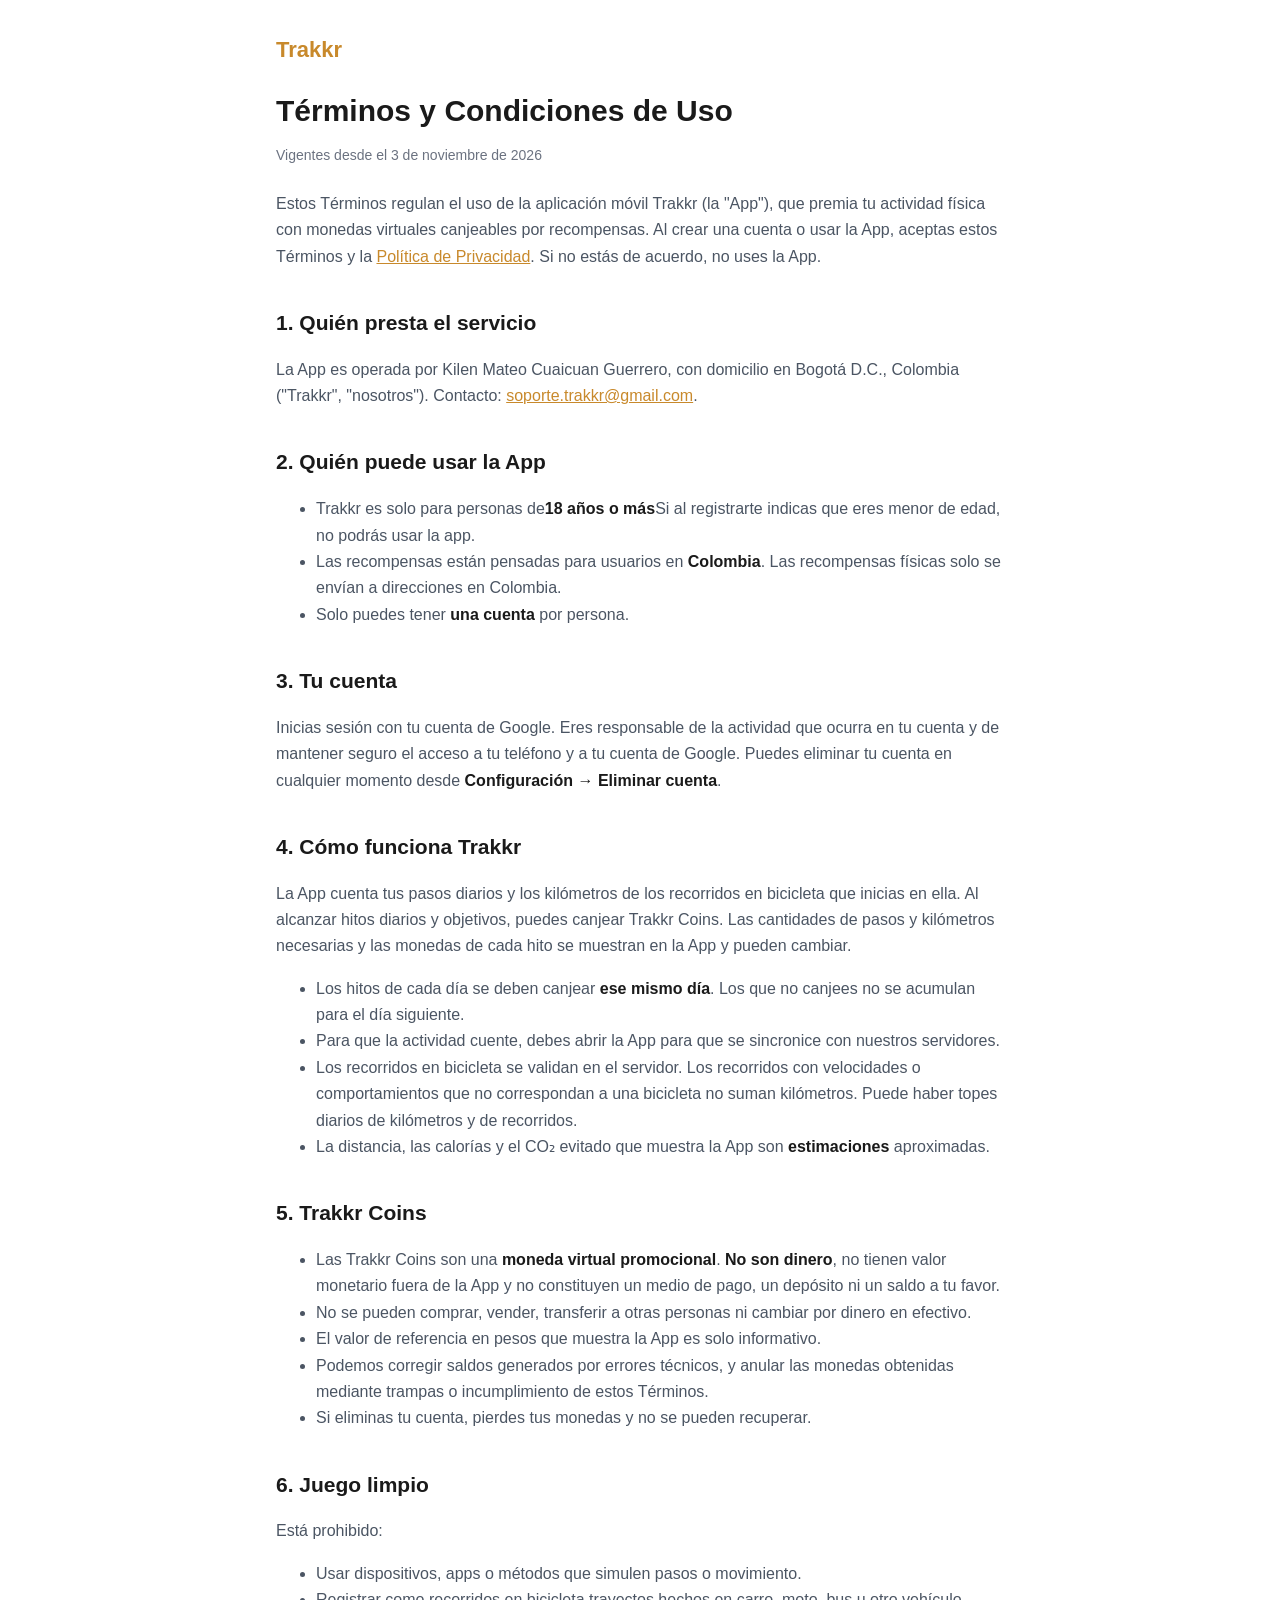
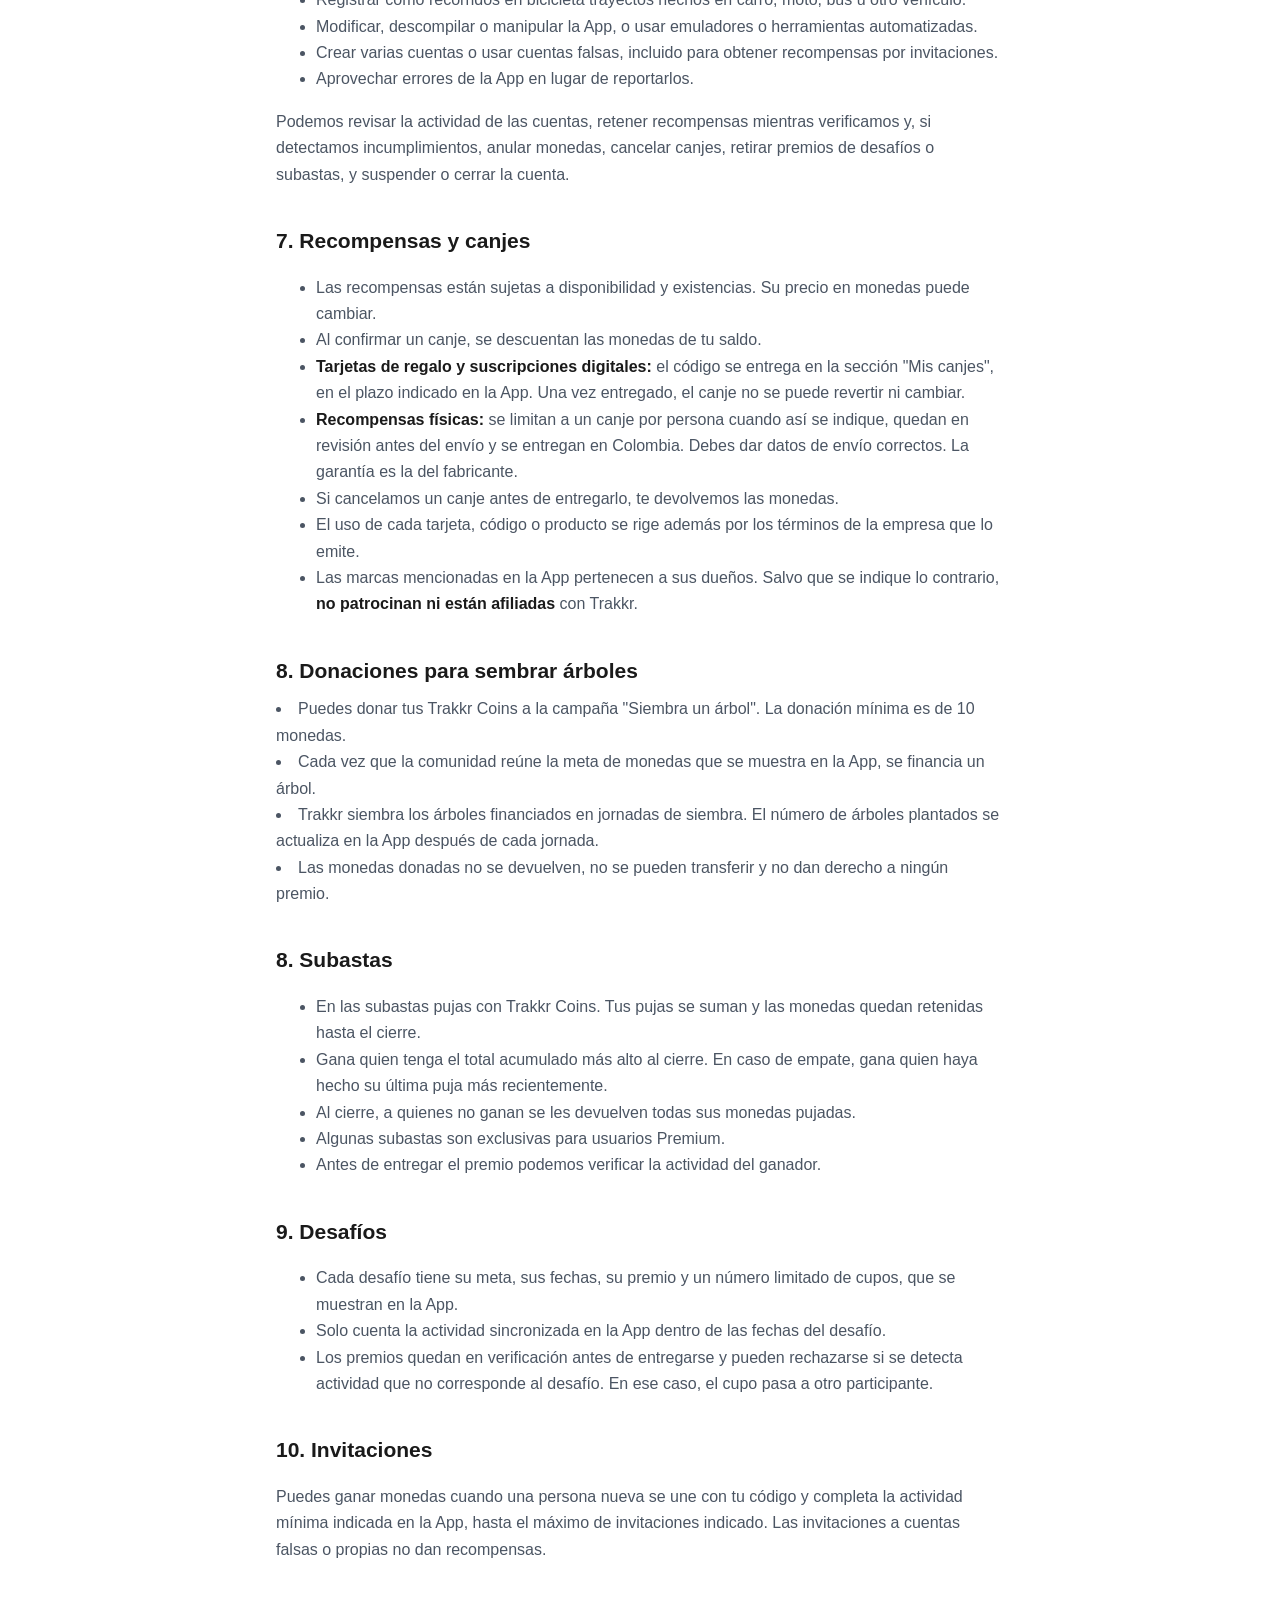
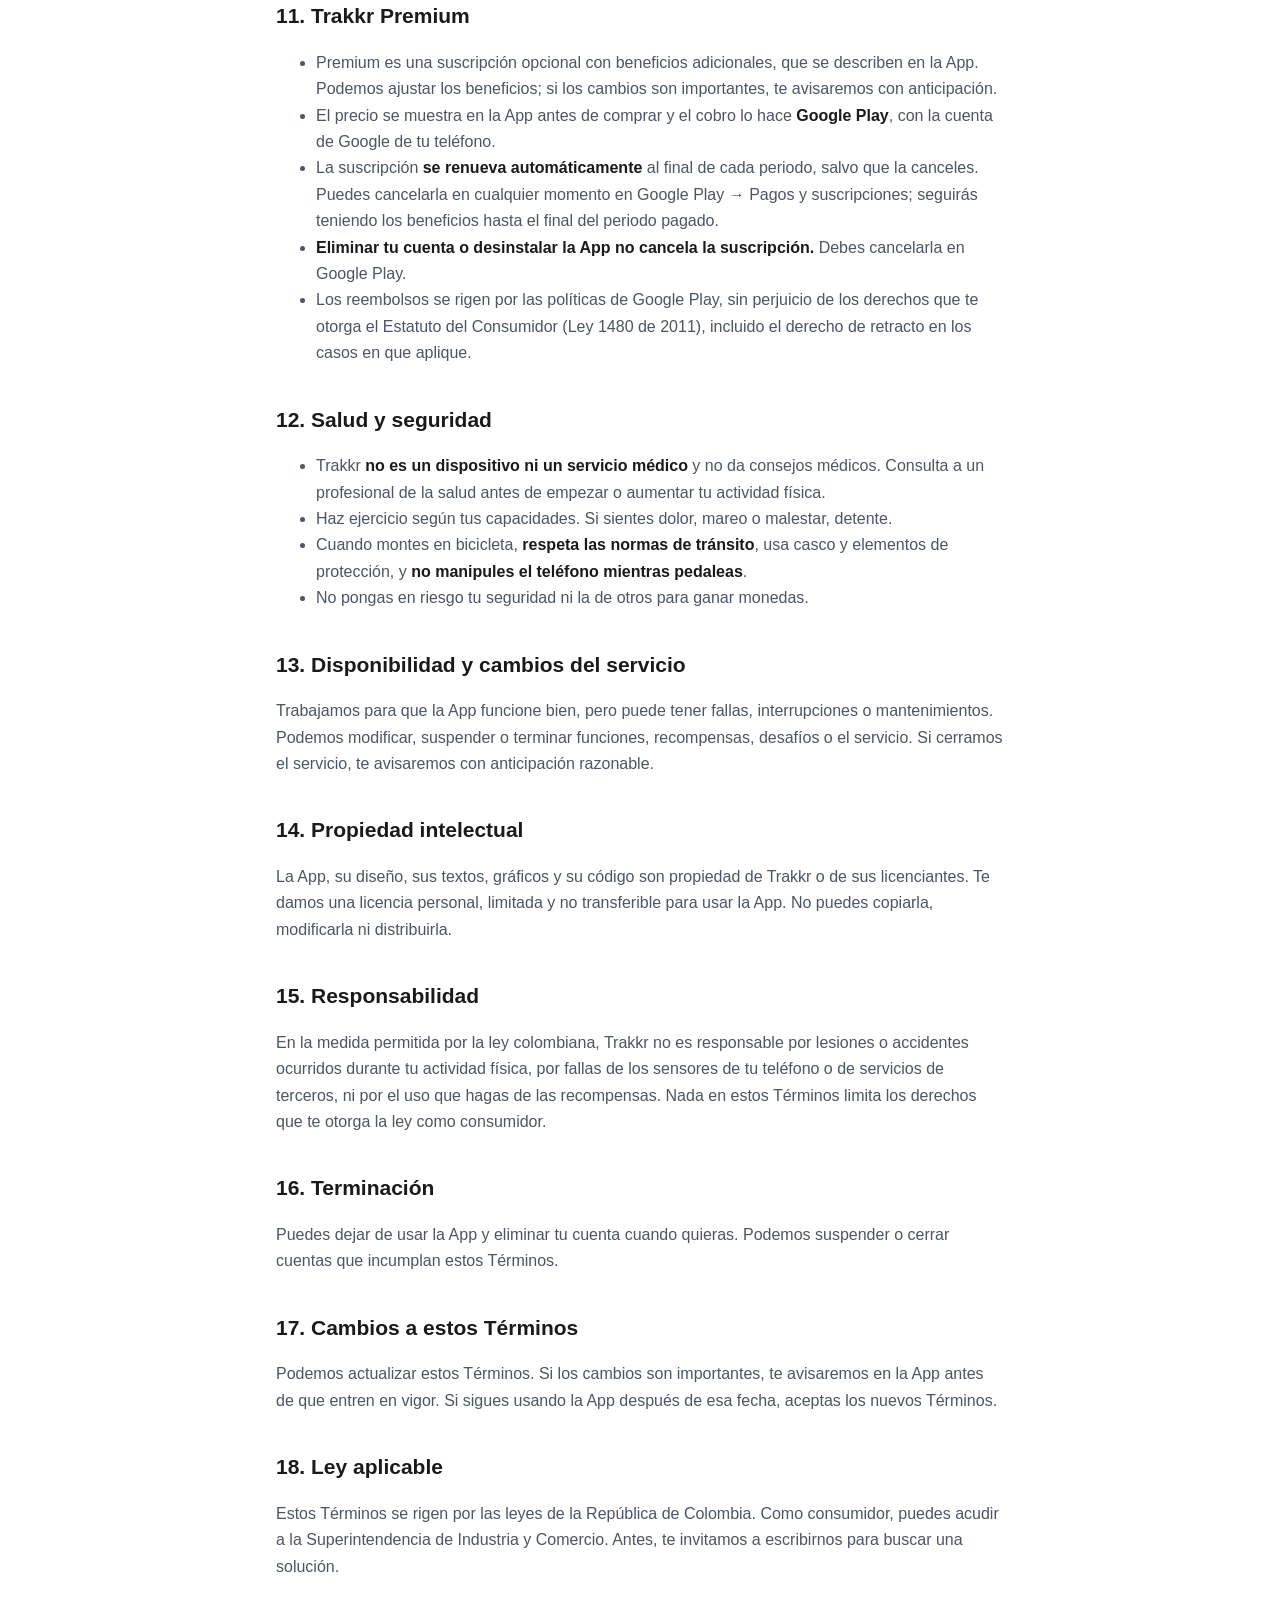
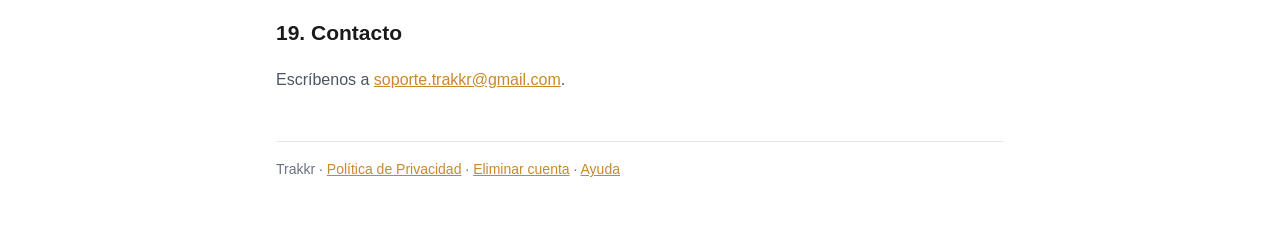
<file: terminos.html>
<!doctype html>
<html lang="es">
<head>
  <meta charset="utf-8">
  <meta name="viewport" content="width=device-width, initial-scale=1">
  <title>Términos y Condiciones · Trakkr</title>
  <link rel="stylesheet" href="style.css">
</head>
<body>
<main>
  <header class="brand"><a href="index.html">Trakkr</a></header>

  <h1>Términos y Condiciones de Uso</h1>
  <p class="updated">Vigentes desde el 3 de noviembre de 2026</p>

  <p>
    Estos Términos regulan el uso de la aplicación móvil Trakkr (la "App"), que premia tu actividad física
    con monedas virtuales canjeables por recompensas. Al crear una cuenta o usar la App, aceptas estos Términos
    y la <a href="privacidad.html">Política de Privacidad</a>. Si no estás de acuerdo, no uses la App.
  </p>

  <h2>1. Quién presta el servicio</h2>
  <p>
    La App es operada por Kilen Mateo Cuaicuan Guerrero, con domicilio en Bogotá D.C., Colombia ("Trakkr",
    "nosotros"). Contacto: <a href="mailto:soporte.trakkr@gmail.com">soporte.trakkr@gmail.com</a>.
  </p>

  <h2>2. Quién puede usar la App</h2>
  <ul>
    <li>Trakkr es solo para personas de<strong>18 años o más</strong>Si al registrarte indicas que eres menor de edad, no podrás usar la app.</li>
    <li>Las recompensas están pensadas para usuarios en <strong>Colombia</strong>. Las recompensas físicas solo se envían a direcciones en Colombia.</li>
    <li>Solo puedes tener <strong>una cuenta</strong> por persona.</li>
  </ul>

  <h2>3. Tu cuenta</h2>
  <p>
    Inicias sesión con tu cuenta de Google. Eres responsable de la actividad que ocurra en tu cuenta y de
    mantener seguro el acceso a tu teléfono y a tu cuenta de Google. Puedes eliminar tu cuenta en cualquier
    momento desde <strong>Configuración → Eliminar cuenta</strong>.
  </p>

  <h2>4. Cómo funciona Trakkr</h2>
  <p>
    La App cuenta tus pasos diarios y los kilómetros de los recorridos en bicicleta que inicias en ella. Al
    alcanzar hitos diarios y objetivos, puedes canjear Trakkr Coins. Las cantidades de pasos y kilómetros
    necesarias y las monedas de cada hito se muestran en la App y pueden cambiar.
  </p>
  <ul>
    <li>Los hitos de cada día se deben canjear <strong>ese mismo día</strong>. Los que no canjees no se acumulan para el día siguiente.</li>
    <li>Para que la actividad cuente, debes abrir la App para que se sincronice con nuestros servidores.</li>
    <li>Los recorridos en bicicleta se validan en el servidor. Los recorridos con velocidades o comportamientos que no correspondan a una bicicleta no suman kilómetros. Puede haber topes diarios de kilómetros y de recorridos.</li>
    <li>La distancia, las calorías y el CO₂ evitado que muestra la App son <strong>estimaciones</strong> aproximadas.</li>
  </ul>

  <h2>5. Trakkr Coins</h2>
  <ul>
    <li>Las Trakkr Coins son una <strong>moneda virtual promocional</strong>. <strong>No son dinero</strong>, no tienen valor monetario fuera de la App y no constituyen un medio de pago, un depósito ni un saldo a tu favor.</li>
    <li>No se pueden comprar, vender, transferir a otras personas ni cambiar por dinero en efectivo.</li>
    <li>El valor de referencia en pesos que muestra la App es solo informativo.</li>
    <li>Podemos corregir saldos generados por errores técnicos, y anular las monedas obtenidas mediante trampas o incumplimiento de estos Términos.</li>
    <li>Si eliminas tu cuenta, pierdes tus monedas y no se pueden recuperar.</li>
  </ul>

  <h2>6. Juego limpio</h2>
  <p>Está prohibido:</p>
  <ul>
    <li>Usar dispositivos, apps o métodos que simulen pasos o movimiento.</li>
    <li>Registrar como recorridos en bicicleta trayectos hechos en carro, moto, bus u otro vehículo.</li>
    <li>Modificar, descompilar o manipular la App, o usar emuladores o herramientas automatizadas.</li>
    <li>Crear varias cuentas o usar cuentas falsas, incluido para obtener recompensas por invitaciones.</li>
    <li>Aprovechar errores de la App en lugar de reportarlos.</li>
  </ul>
  <p>
    Podemos revisar la actividad de las cuentas, retener recompensas mientras verificamos y, si detectamos
    incumplimientos, anular monedas, cancelar canjes, retirar premios de desafíos o subastas, y suspender o
    cerrar la cuenta.
  </p>

  <h2>7. Recompensas y canjes</h2>
  <ul>
    <li>Las recompensas están sujetas a disponibilidad y existencias. Su precio en monedas puede cambiar.</li>
    <li>Al confirmar un canje, se descuentan las monedas de tu saldo.</li>
    <li><strong>Tarjetas de regalo y suscripciones digitales:</strong> el código se entrega en la sección "Mis canjes", en el plazo indicado en la App. Una vez entregado, el canje no se puede revertir ni cambiar.</li>
    <li><strong>Recompensas físicas:</strong> se limitan a un canje por persona cuando así se indique, quedan en revisión antes del envío y se entregan en Colombia. Debes dar datos de envío correctos. La garantía es la del fabricante.</li>
    <li>Si cancelamos un canje antes de entregarlo, te devolvemos las monedas.</li>
    <li>El uso de cada tarjeta, código o producto se rige además por los términos de la empresa que lo emite.</li>
    <li>Las marcas mencionadas en la App pertenecen a sus dueños. Salvo que se indique lo contrario, <strong>no patrocinan ni están afiliadas</strong> con Trakkr.</li>
  </ul>

  <h2>8. Donaciones para sembrar árboles</h2>
  <li>Puedes donar tus Trakkr Coins a la campaña "Siembra un árbol". La donación mínima es de 10 monedas.</li>
  <li>Cada vez que la comunidad reúne la meta de monedas que se muestra en la App, se financia un árbol.</li>
  <li>Trakkr siembra los árboles financiados en jornadas de siembra. El número de árboles plantados se actualiza en la App después de cada jornada.</li>
  <li>Las monedas donadas no se devuelven, no se pueden transferir y no dan derecho a ningún premio.</li>

  <h2>8. Subastas</h2>
  <ul>
    <li>En las subastas pujas con Trakkr Coins. Tus pujas se suman y las monedas quedan retenidas hasta el cierre.</li>
    <li>Gana quien tenga el total acumulado más alto al cierre. En caso de empate, gana quien haya hecho su última puja más recientemente.</li>
    <li>Al cierre, a quienes no ganan se les devuelven todas sus monedas pujadas.</li>
    <li>Algunas subastas son exclusivas para usuarios Premium.</li>
    <li>Antes de entregar el premio podemos verificar la actividad del ganador.</li>
  </ul>

  <h2>9. Desafíos</h2>
  <ul>
    <li>Cada desafío tiene su meta, sus fechas, su premio y un número limitado de cupos, que se muestran en la App.</li>
    <li>Solo cuenta la actividad sincronizada en la App dentro de las fechas del desafío.</li>
    <li>Los premios quedan en verificación antes de entregarse y pueden rechazarse si se detecta actividad que no corresponde al desafío. En ese caso, el cupo pasa a otro participante.</li>
  </ul>

  <h2>10. Invitaciones</h2>
  <p>
    Puedes ganar monedas cuando una persona nueva se une con tu código y completa la actividad mínima indicada
    en la App, hasta el máximo de invitaciones indicado. Las invitaciones a cuentas falsas o propias no dan
    recompensas.
  </p>

  <h2>11. Trakkr Premium</h2>
  <ul>
    <li>Premium es una suscripción opcional con beneficios adicionales, que se describen en la App. Podemos ajustar los beneficios; si los cambios son importantes, te avisaremos con anticipación.</li>
    <li>El precio se muestra en la App antes de comprar y el cobro lo hace <strong>Google Play</strong>, con la cuenta de Google de tu teléfono.</li>
    <li>La suscripción <strong>se renueva automáticamente</strong> al final de cada periodo, salvo que la canceles. Puedes cancelarla en cualquier momento en Google Play → Pagos y suscripciones; seguirás teniendo los beneficios hasta el final del periodo pagado.</li>
    <li><strong>Eliminar tu cuenta o desinstalar la App no cancela la suscripción.</strong> Debes cancelarla en Google Play.</li>
    <li>Los reembolsos se rigen por las políticas de Google Play, sin perjuicio de los derechos que te otorga el Estatuto del Consumidor (Ley 1480 de 2011), incluido el derecho de retracto en los casos en que aplique.</li>
  </ul>

  <h2>12. Salud y seguridad</h2>
  <ul>
    <li>Trakkr <strong>no es un dispositivo ni un servicio médico</strong> y no da consejos médicos. Consulta a un profesional de la salud antes de empezar o aumentar tu actividad física.</li>
    <li>Haz ejercicio según tus capacidades. Si sientes dolor, mareo o malestar, detente.</li>
    <li>Cuando montes en bicicleta, <strong>respeta las normas de tránsito</strong>, usa casco y elementos de protección, y <strong>no manipules el teléfono mientras pedaleas</strong>.</li>
    <li>No pongas en riesgo tu seguridad ni la de otros para ganar monedas.</li>
  </ul>

  <h2>13. Disponibilidad y cambios del servicio</h2>
  <p>
    Trabajamos para que la App funcione bien, pero puede tener fallas, interrupciones o mantenimientos. Podemos
    modificar, suspender o terminar funciones, recompensas, desafíos o el servicio. Si cerramos el servicio, te
    avisaremos con anticipación razonable.
  </p>

  <h2>14. Propiedad intelectual</h2>
  <p>
    La App, su diseño, sus textos, gráficos y su código son propiedad de Trakkr o de sus licenciantes. Te damos
    una licencia personal, limitada y no transferible para usar la App. No puedes copiarla, modificarla ni
    distribuirla.
  </p>

  <h2>15. Responsabilidad</h2>
  <p>
    En la medida permitida por la ley colombiana, Trakkr no es responsable por lesiones o accidentes ocurridos
    durante tu actividad física, por fallas de los sensores de tu teléfono o de servicios de terceros, ni por el
    uso que hagas de las recompensas. Nada en estos Términos limita los derechos que te otorga la ley como
    consumidor.
  </p>

  <h2>16. Terminación</h2>
  <p>
    Puedes dejar de usar la App y eliminar tu cuenta cuando quieras. Podemos suspender o cerrar cuentas que
    incumplan estos Términos.
  </p>

  <h2>17. Cambios a estos Términos</h2>
  <p>
    Podemos actualizar estos Términos. Si los cambios son importantes, te avisaremos en la App antes de que entren
    en vigor. Si sigues usando la App después de esa fecha, aceptas los nuevos Términos.
  </p>

  <h2>18. Ley aplicable</h2>
  <p>
    Estos Términos se rigen por las leyes de la República de Colombia. Como consumidor, puedes acudir a la
    Superintendencia de Industria y Comercio. Antes, te invitamos a escribirnos para buscar una solución.
  </p>

  <h2>19. Contacto</h2>
  <p>Escríbenos a <a href="mailto:soporte.trakkr@gmail.com">soporte.trakkr@gmail.com</a>.</p>

  <footer>
    Trakkr · <a href="privacidad.html">Política de Privacidad</a> · <a href="eliminar-cuenta.html">Eliminar cuenta</a> · <a href="ayuda.html">Ayuda</a>
  </footer>
</main>
</body>
</html>
</file>
<file: style.css>
:root {
  --bg: #ffffff;
  --text: #1a1a1a;
  --muted: #4b5563;
  --soft: #f3f4f7;
  --line: #e5e7eb;
  --amber: #c8892b;
}

* { box-sizing: border-box; }

body {
  margin: 0;
  background: var(--bg);
  color: var(--text);
  font-family: -apple-system, BlinkMacSystemFont, "Segoe UI", Roboto, Helvetica, Arial, sans-serif;
  font-size: 16px;
  line-height: 1.65;
}

main {
  max-width: 760px;
  margin: 0 auto;
  padding: 32px 16px 64px;
}

header.brand {
  display: flex;
  align-items: center;
  gap: 10px;
  margin-bottom: 24px;
}

header.brand a {
  color: var(--amber);
  font-weight: 800;
  font-size: 22px;
  text-decoration: none;
}

h1 { font-size: 30px; line-height: 1.25; margin: 0 0 8px; }
h2 { font-size: 21px; margin: 36px 0 8px; }
h3 { font-size: 17px; margin: 24px 0 6px; }

p, li { color: var(--muted); }
strong { color: var(--text); }
a { color: var(--amber); }

.updated { font-size: 14px; color: #6b7280; margin-bottom: 24px; }

.box {
  background: var(--soft);
  border-radius: 16px;
  padding: 16px 18px;
  margin: 16px 0;
}

.box p { margin: 6px 0; }

table {
  width: 100%;
  border-collapse: collapse;
  margin: 12px 0;
  font-size: 15px;
}

th, td {
  text-align: left;
  vertical-align: top;
  padding: 10px 8px;
  border-bottom: 1px solid var(--line);
  color: var(--muted);
}

th { color: var(--text); font-weight: 700; }

.table-wrap { overflow-x: auto; }

.links { list-style: none; padding: 0; }
.links li { margin: 10px 0; }
.links a {
  display: block;
  background: var(--soft);
  border-radius: 14px;
  padding: 14px 16px;
  color: var(--text);
  font-weight: 600;
  text-decoration: none;
}

footer {
  margin-top: 48px;
  padding-top: 16px;
  border-top: 1px solid var(--line);
  font-size: 14px;
  color: #6b7280;
}
</file>
